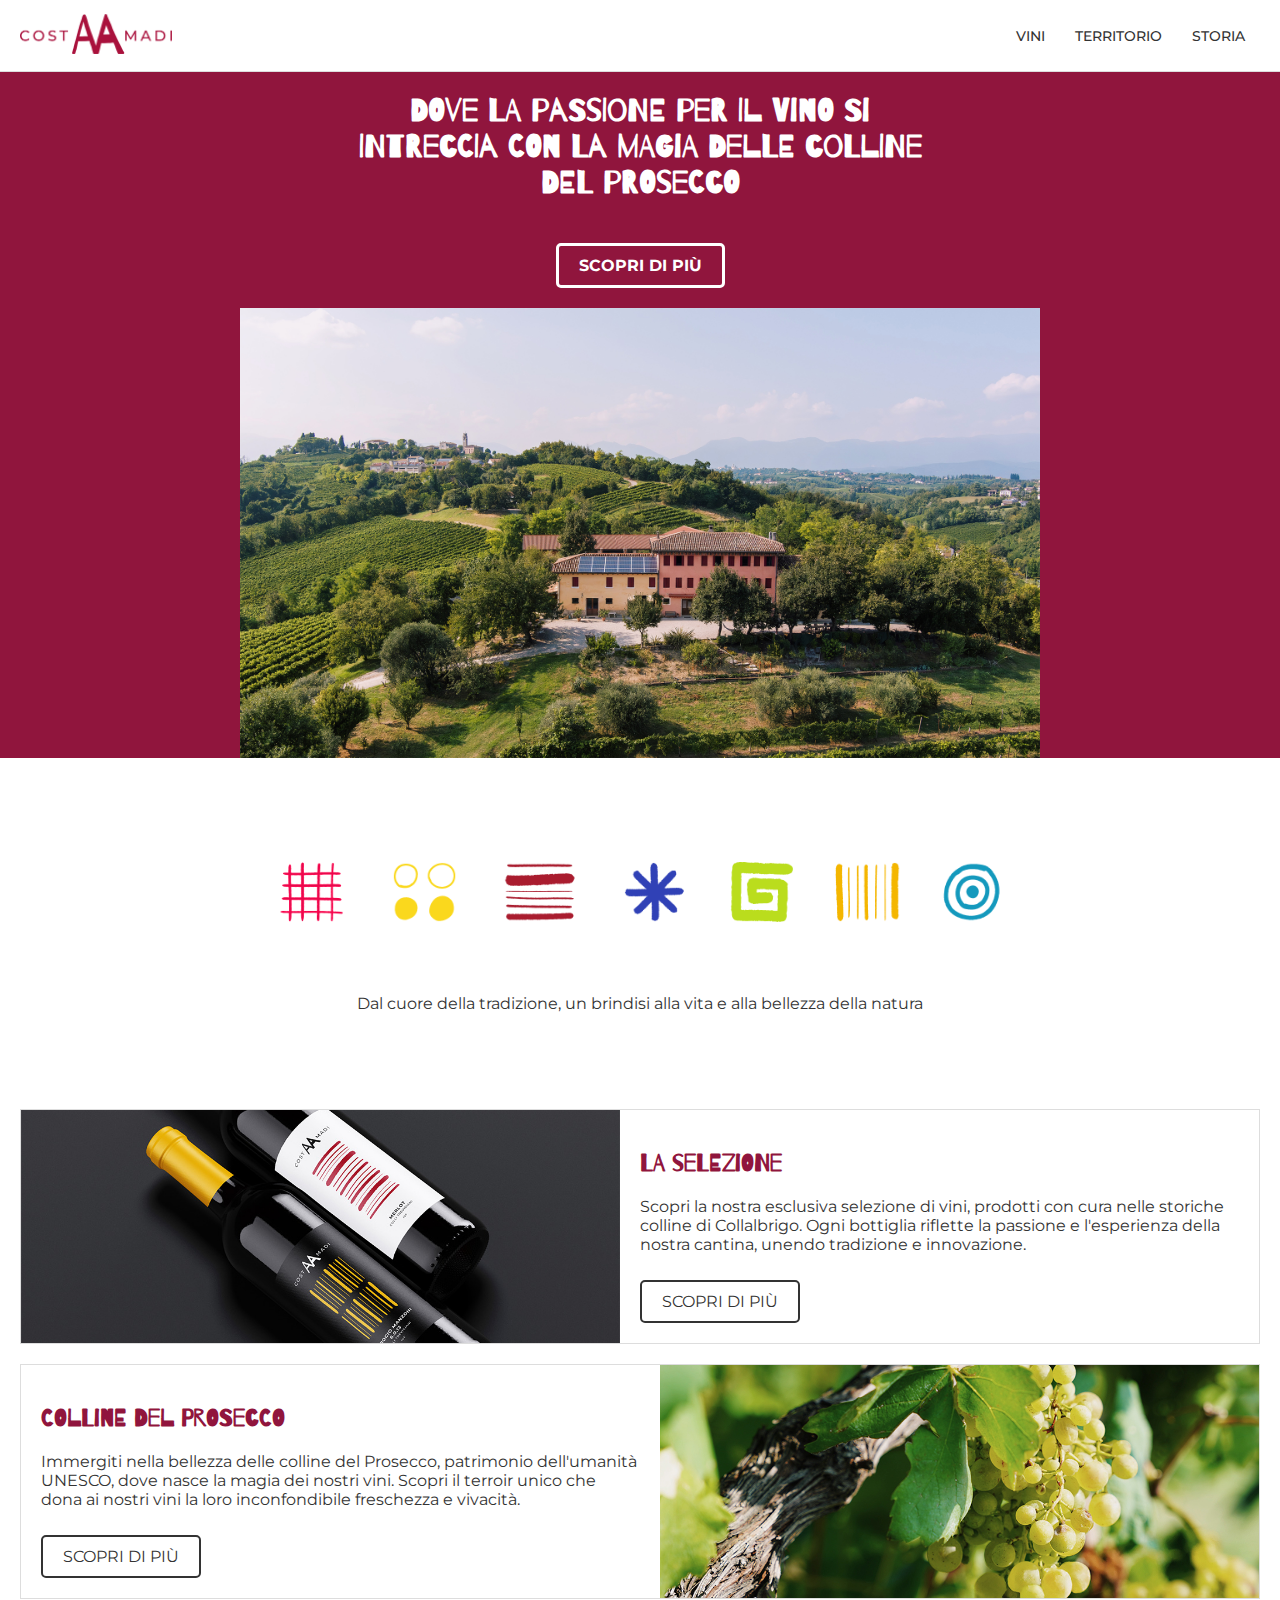
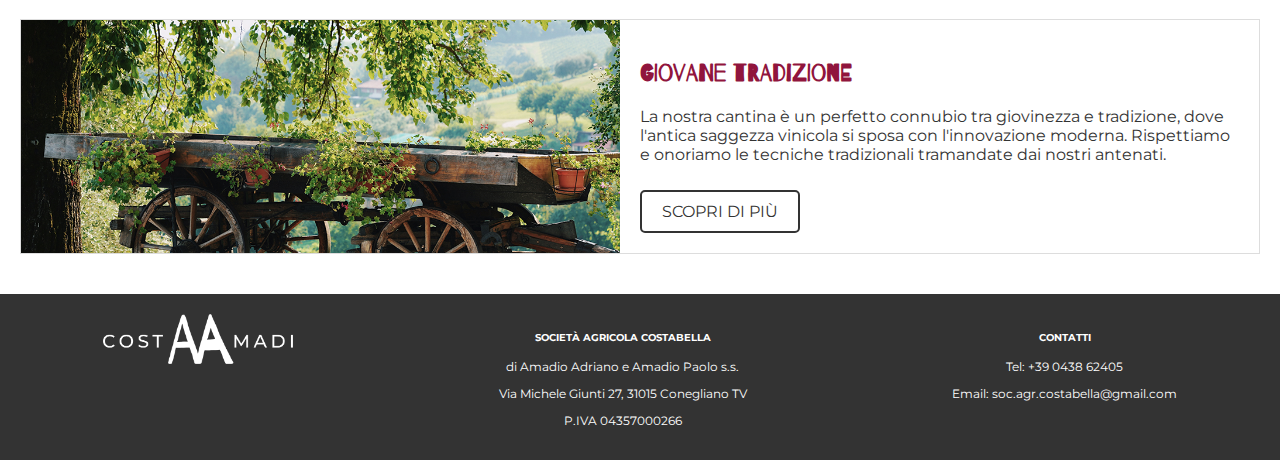
<file: index.html>
<!DOCTYPE html>
<html lang="it">

<head>
	<meta charset="UTF-8">
	<meta http-equiv="Content-Type" content="text/html; charset=UTF-8">
	<meta http-equiv="content-language" content="it">
	<meta name="viewport" content="width=device-width, initial-scale=1.0">
	<meta name="author" content="xxx" />
	<meta name="description"
		  content="Costaamadi - Dove la passione per il vino si intreccia con la magia delle colline del prosecco" />
	<meta property="og:title" content="Costaamadi" />
	<meta property="og:image" content="images/preview.png" />
	<title>Costamadi</title>

	<link rel="apple-touch-icon" sizes="180x180" href="icon/apple-touch-icon.png">
	<link rel="icon" type="image/png" sizes="32x32" href="icon/favicon-32x32.png">
	<link rel="icon" type="image/png" sizes="16x16" href="icon/favicon-16x16.png">
	<link rel="manifest" href="icon/site.webmanifest">
	<link rel="mask-icon" href="icon/safari-pinned-tab.svg" color="#5bbad5">
	<meta name="apple-mobile-web-app-title" content="CostAAmadi">
	<meta name="application-name" content="CostAAmadi">
	<meta name="msapplication-TileColor" content="#ffffff">
	<meta name="theme-color" content="#ffffff">
	<link rel="stylesheet" href="css_sito.css">
</head>

<body>

<!-- Navbar -->
<nav class="navbar">
	<div class="navbar-container">
		<a class="navbar-brand" href="#"><img src="images/logo.originale.png" alt="Logo"></a>
		<button class="navbar-toggler" aria-label="Toggle navigation">
			<span class="navbar-toggler-icon">&#9776;</span>
		</button>
		<ul class="navbar-nav">
			<li class="nav-item"><a class="nav-link" href="vini.html">Vini</a></li>
			<li class="nav-item"><a class="nav-link" href="territorio.html">Territorio</a></li>
			<li class="nav-item"><a class="nav-link" href="storia.html">Storia</a></li>
		</ul>
	</div>
</nav>

<!-- Hero Section -->
<section class="hero-section">
	<div class="hero-content">
		<h1>DOVE LA PASSIONE PER IL VINO SI INTRECCIA CON LA MAGIA DELLE COLLINE DEL PROSECCO</h1>
		<a href="territorio.html" class="btn">SCOPRI DI PIÙ</a>
	</div>
	<img src="images/home-page/home.page.casa.jpg" alt="Collina" class="hero-image">
</section>

<!-- Info Section -->
<section class="info-section">
	<img src="images/simboli.png" alt="Icons" class="info-image">
	<p>Dal cuore della tradizione, un brindisi alla vita e alla bellezza della natura</p>
</section>

<!-- Content Section -->
<section class="content-section">
	<div class="content-block">
		<div class="content-image" style="background-image: url('images/home-page/home.page.bottiglie.jpg');"></div>
		<div class="content-text">
			<h2>LA SELEZIONE</h2>
			<p>Scopri la nostra esclusiva selezione di vini, prodotti con cura nelle storiche colline di Collalbrigo. Ogni bottiglia riflette la passione e l'esperienza della nostra cantina, unendo tradizione e innovazione.</p>
			<a href="vini.html" class="btn-outline">SCOPRI DI PIÙ</a>
		</div>
	</div>

	<div class="content-block reverse">
		<div class="content-image" style="background-image: url('images/home-page/home.page.uva.jpg');"></div>
		<div class="content-text">
			<h2>COLLINE DEL PROSECCO</h2>
			<p>Immergiti nella bellezza delle colline del Prosecco, patrimonio dell'umanità UNESCO, dove nasce la magia dei nostri vini. Scopri il terroir unico che dona ai nostri vini la loro inconfondibile freschezza e vivacità.</p>
			<a href="territorio.html" class="btn-outline">SCOPRI DI PIÙ</a>
		</div>
	</div>

	<div class="content-block">
		<div class="content-image" style="background-image: url('images/home-page/home.page.carretto.jpg');"></div>
		<div class="content-text">
			<h2>GIOVANE TRADIZIONE</h2>
			<p>La nostra cantina è un perfetto connubio tra giovinezza e tradizione, dove l'antica saggezza vinicola si sposa con l'innovazione moderna. Rispettiamo e onoriamo le tecniche tradizionali tramandate dai nostri antenati.</p>
			<a href="storia.html" class="btn-outline">SCOPRI DI PIÙ</a>
		</div>
	</div>
</section>

<!-- Footer -->
<footer class="footer">
	<div class="footer-container">
		<div class="footer-logo">
			<a href="index.html"><img src="images/logo.bianco.png" alt="Logo"></a>
		</div>
		<div class="footer-info">
			<h5>SOCIETÀ AGRICOLA COSTABELLA</h5>
			<p>di Amadio Adriano e Amadio Paolo s.s.</p>
			<p>Via Michele Giunti 27, 31015 Conegliano TV</p>
			<p>P.IVA 04357000266</p>
		</div>
		<div class="footer-contact">
			<h5>CONTATTI</h5>
			<p>Tel: +39 0438 62405</p>
			<p>Email: <a href="mailto:soc.agr.costabella@gmail.com">soc.agr.costabella@gmail.com</a></p>
		</div>
	</div>
</footer>

<script src="script_animation.js"></script>
</body>

</html>
</file>
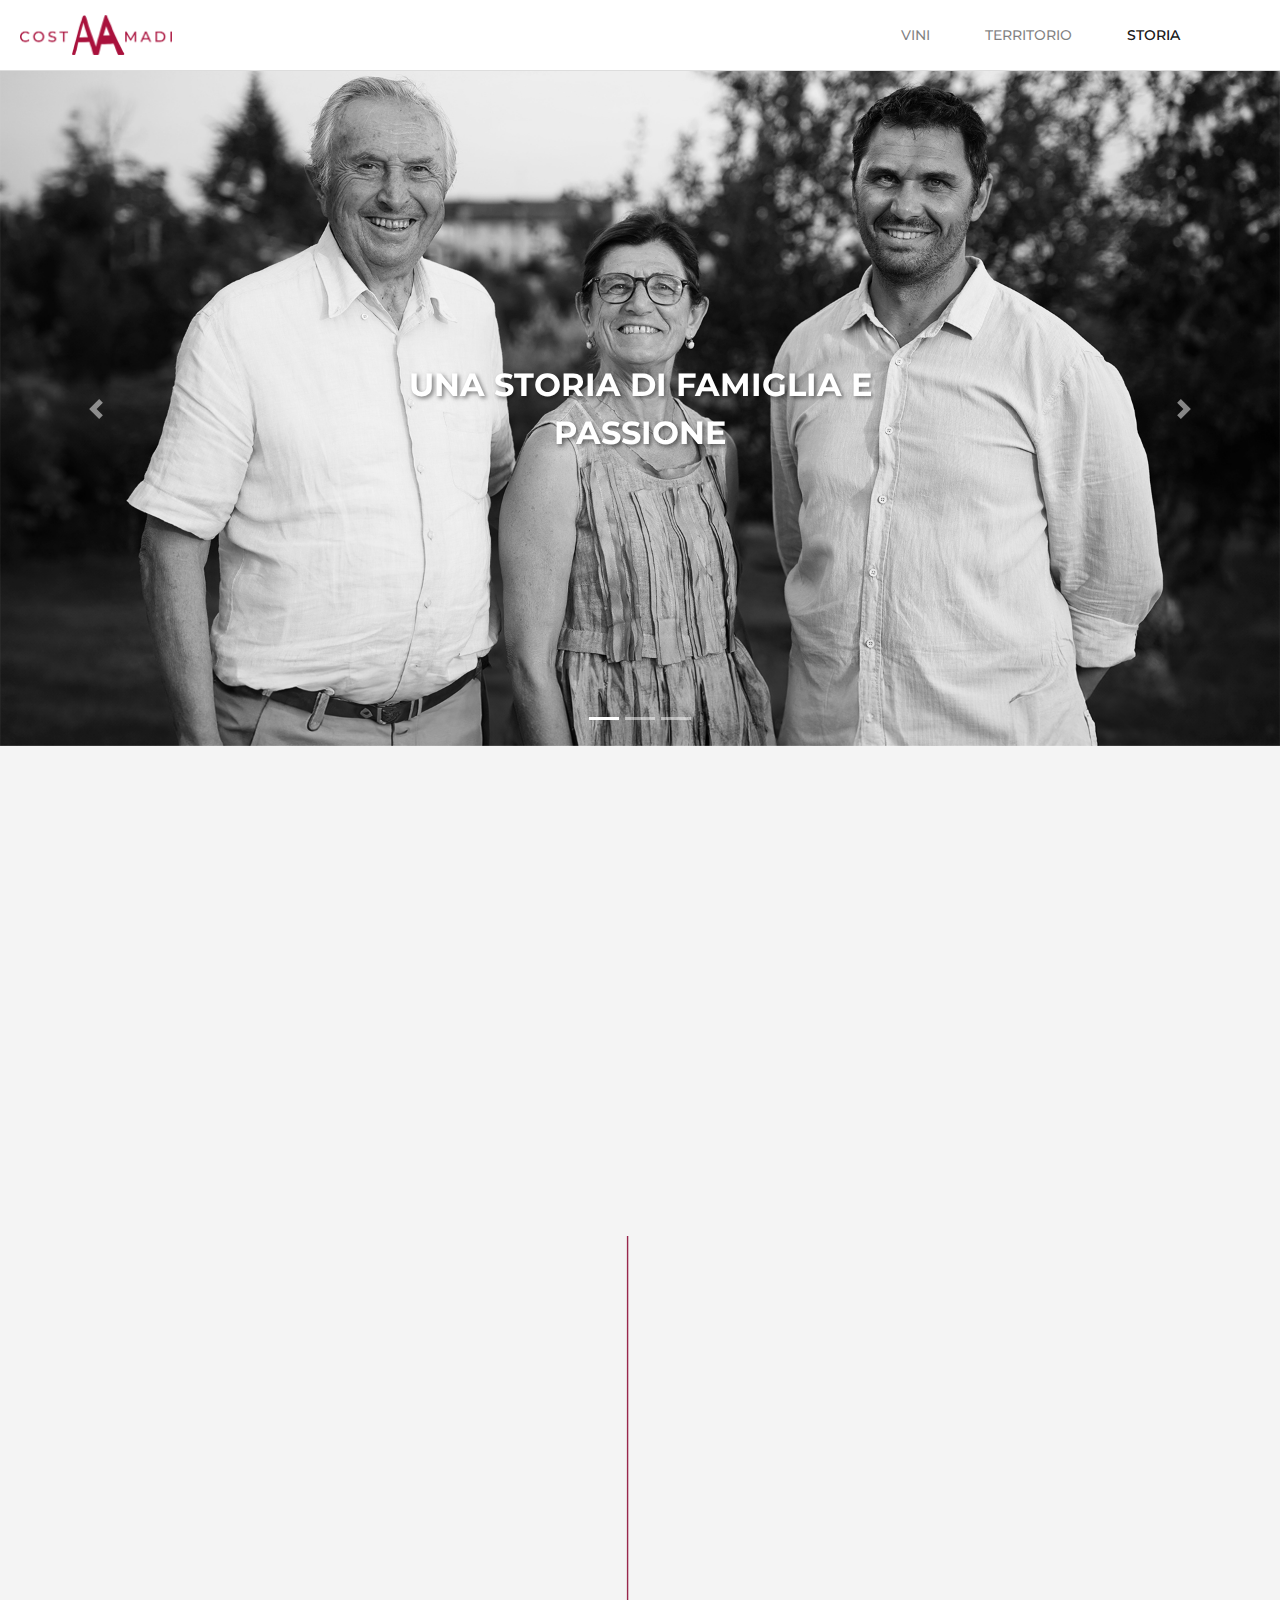
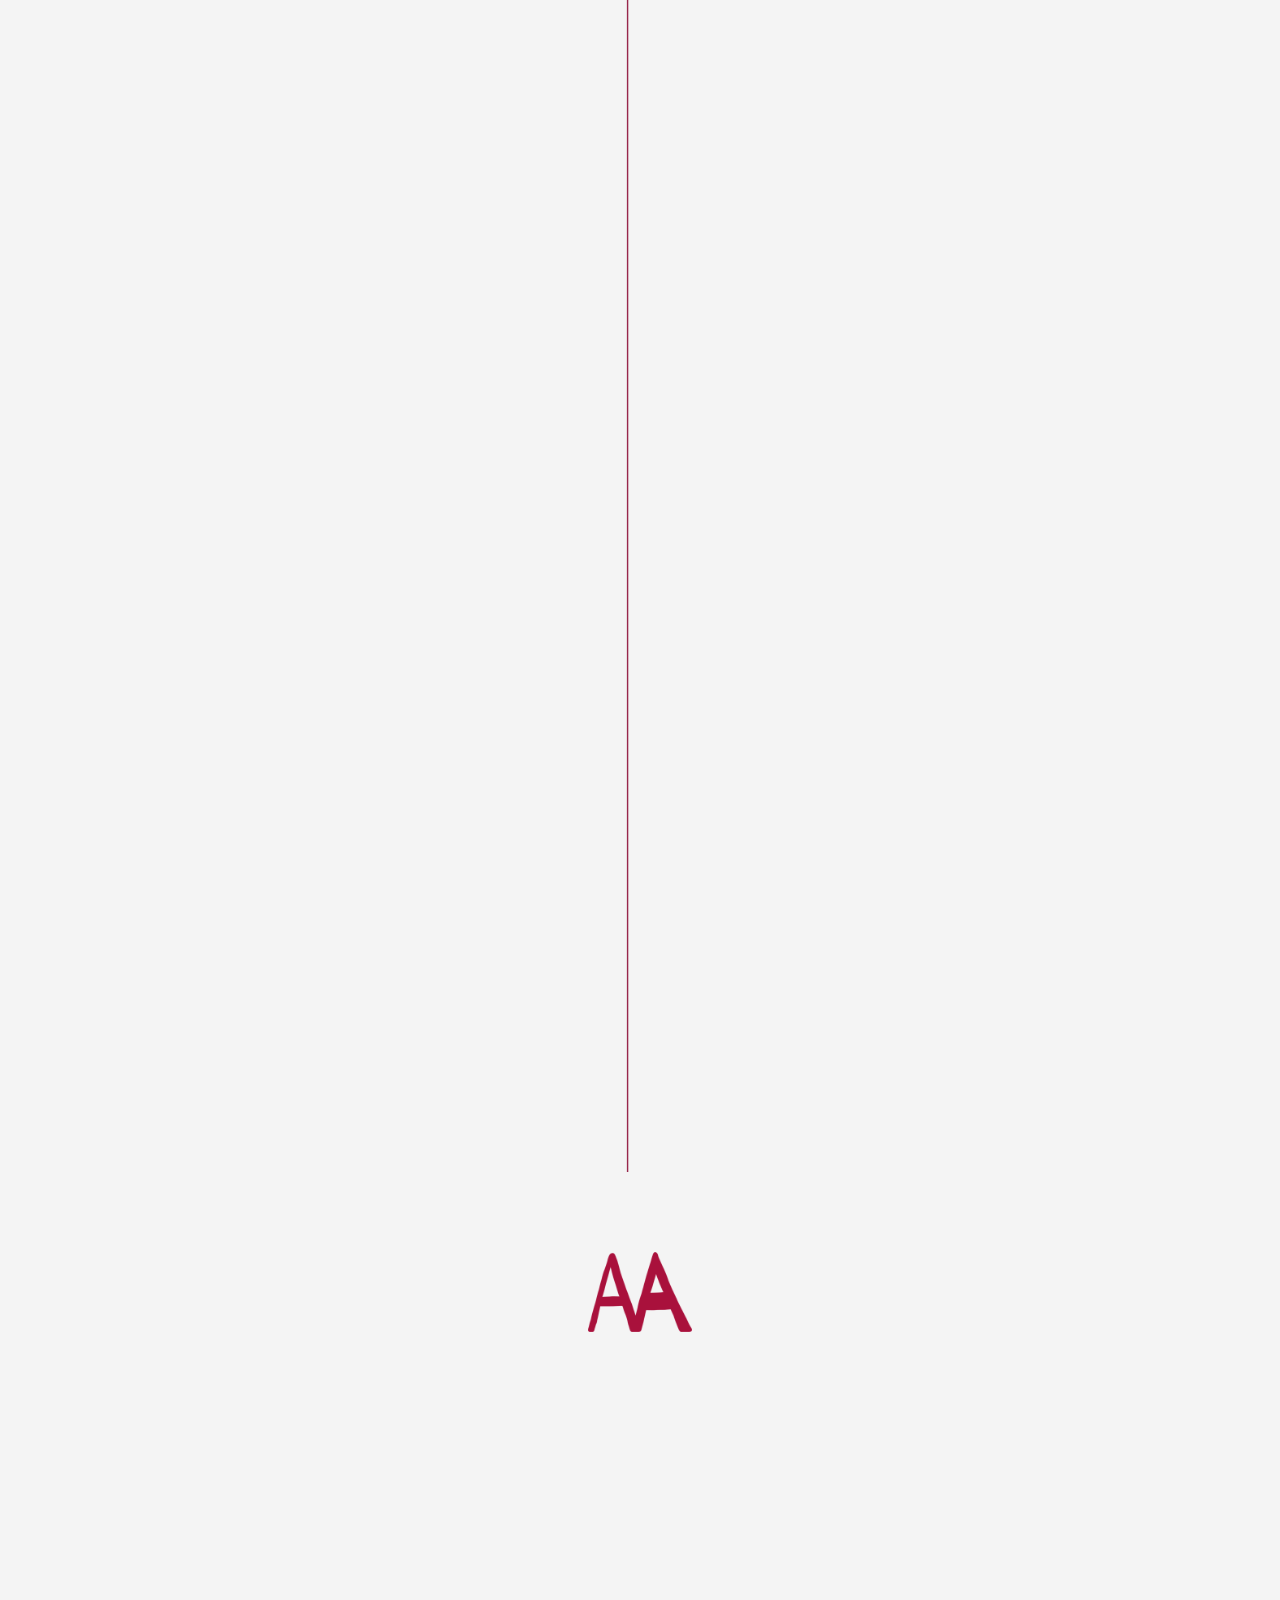
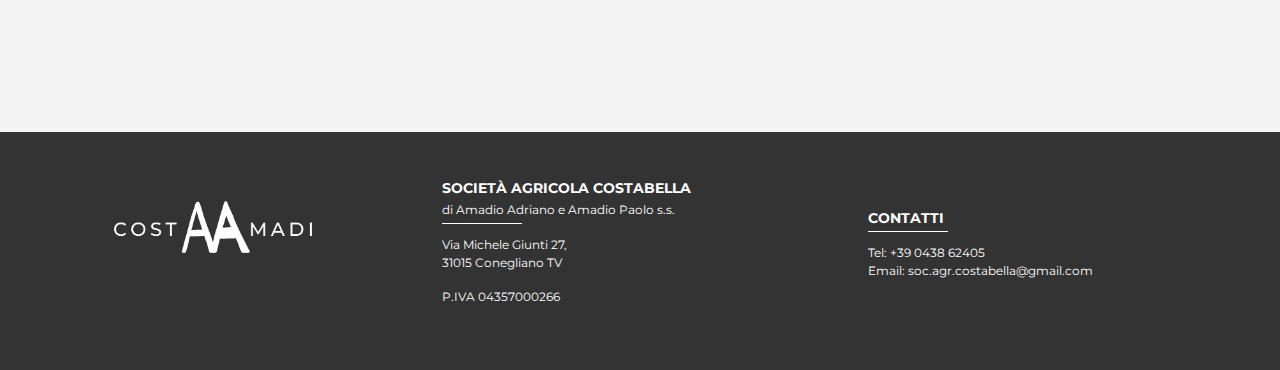
<file: storia.html>
<!DOCTYPE html>
<html lang="it">

<head>
	<meta charset="UTF-8">
	<meta http-equiv="Content-Type" content="text/html; charset=UTF-8">
	<meta http-equiv="content-language" content="it">
	<meta name="viewport"
		content="width=device-width, user-scalable=no, minimum-scale=1.0, maximum-scale=1.0, shrink-to-fit=no">
	<meta name="author" content="xxx" />
	<meta name="description"
		content="Costaamadi - Dove la passione per il vino si intreccia con la magia delle colline del prosecco" />
	<meta property="og:title" content="Costaamadi" />
	<meta property="og:image" content="images/preview.png" />
	<title>Costamadi - Storia</title>

	<link rel="apple-touch-icon" sizes="180x180" href="icon/apple-touch-icon.png">
	<link rel="icon" type="image/png" sizes="32x32" href="icon/favicon-32x32.png">
	<link rel="icon" type="image/png" sizes="16x16" href="icon/favicon-16x16.png">
	<link rel="manifest" href="icon/site.webmanifest">
	<link rel="mask-icon" href="icon/safari-pinned-tab.svg" color="#5bbad5">
	<meta name="apple-mobile-web-app-title" content="CostAAmadi">
	<meta name="application-name" content="CostAAmadi">
	<meta name="msapplication-TileColor" content="#ffffff">
	<meta name="theme-color" content="#ffffff">
	<script src="libs\jquery.js"></script>
	<script src="libs\bootstrap.min.js"></script>
	<link rel="stylesheet" href="libs\bootstrap.min.css">
	<link rel="stylesheet" href="css_sito.css">
</head>

<body class="bg-grey">

	<!-- Navbar -->
	<nav class="navbar navbar-expand-lg navbar-light" style="background-color: #fff;">
		<a class="navbar-brand" href="index.html"><img src="images/logo.originale.png" alt="Logo"></a>
		<button class="navbar-toggler" type="button" data-toggle="collapse" data-target="#navbarNav"
			aria-controls="navbarNav" aria-expanded="false" aria-label="Toggle navigation">
			<span class="navbar-toggler-icon"></span>
		</button>
		<div class="collapse navbar-collapse" id="navbarNav">
			<ul class="navbar-nav ml-auto  mr-5">
				<li class="nav-item text-uppercase mr-4"><a class="nav-link" href="vini.html">Vini</a></li>
				<li class="nav-item text-uppercase mr-4"><a class="nav-link" href="territorio.html">Territorio</a></li>
				<li class="nav-item text-uppercase mr-4"><a class="nav-link active" href="storia.html">Storia</a></li>
			</ul>
		</div>
	</nav>



	<!-- Carousel -->
	<div id="carouselExampleIndicators" class="carousel slide" data-ride="carousel">
		<!-- Indicators -->
		<ol class="carousel-indicators">
			<li data-target="#carouselExampleIndicators" data-slide-to="0" class="active"></li>
			<li data-target="#carouselExampleIndicators" data-slide-to="1"></li>
			<li data-target="#carouselExampleIndicators" data-slide-to="2"></li>
		</ol>

		<!-- Carousel items -->
		<div class="carousel-inner">
			<p class="title">UNA STORIA DI FAMIGLIA E PASSIONE</p>
			<div class="carousel-item active">
				<img class="d-block w-100" src="images/storia/storia.1.jpg" alt="First slide">

			</div>
			<div class="carousel-item">
				<img class="d-block w-100" src="images/storia/storia.2.JPG" alt="Second slide">

			</div>
			<div class="carousel-item">
				<img class="d-block w-100" src="images/storia/storia.3.JPG" alt="Third slide">

			</div>
		</div>

		<!-- Controls -->
		<a class="carousel-control-prev" href="#carouselExampleIndicators" role="button" data-slide="prev">
			<span class="carousel-control-prev-icon" aria-hidden="true"></span> <span class="sr-only">Previous</span>
		</a>
		<a class="carousel-control-next" href="#carouselExampleIndicators" role="button" data-slide="next">
			<span class="carousel-control-next-icon" aria-hidden="true"></span> <span class="sr-only">Next</span> </a>
	</div>


	<div class="row m-4 pt-5 ">
		<div class="col-md-12  m-5 text-center m-auto animation fadeIn">
			<div class="row mx-auto col-8 flex-column">

				<h2 class="text-center section-title mx-auto ">LA NOSTRA STORIA</h2>
				<p class="text-center section-subtitle mx-auto  ">Dove la passione per il vino si tramanda in ogni
					generazione</p>
			</div>
			<div class="row mx-auto col-8 col-md-5">

				<div class="year text-center my-5"><img class="d-block " src="images/1987.png" alt="1987"></div>
			</div>
		</div>
	</div>


	<!-- Content Section -->
	<section class="content-section pb-0">
		<div class="container-fluid linear-background py-3 ">


			<div class="row my-4">

				
				<div class="col-md-6  m-3 animation fadein_left mx-auto pl-md-0 pr-md-5">
					<img class="img-fluid  " src="images/storia/storia.azienda.bn.jpg" alt="Foto">
				</div>

				<div class="descrizione my-5 my-md-0 col-md-6 m-md-auto px-5 animation fadein_right text-left animate ">
					<p class="mx-auto">La storia della Società Agricola Costabella inizia nel 1987 quando Adriano
						Amadio, figlio di agricoltori con una naturale predisposizione e passione per la vita di
						campagna, acquista la tenuta di Collalbrigo.</p>
					<p class="mx-auto">Nei 5 anni successivi lavora per riportare al loro antico splendore i terreni e
						la casa padronale sulla sommità della collina, che tutt'oggi ospita la sua famiglia e la
						cantina.</p>
				</div>
			</div>
			<div class="row my-4 justify-content-center flex-column-reverse flex-md-row">
				<div
					class="descrizione my-5 my-md-0 col-md-6 m-md-auto col-md-6 px-5  text-right  animation fadein_left">
					<p class="mx-auto">Adriano, come il figlio Paolo che insieme a lui gestisce l'azienda, ha
						frequentato la prestigiosa Scuola Enologica di Conegliano, percorso formativo che gli ha
						permesso di sviluppare una visione tecnica e imprenditoriale del mondo enologico.</p>
					<p class="mx-auto">Un passo alla volta, con duro lavoro e passione l'azienda è cresciuta fino ad
						arrivare a comprendere 20 ettari di vigneti, 16 dei quali collocati nel territorio UNESCO delle
						Colline del Prosecco di Conegliano Valdobbiadene.</p>
				</div>
				<div class="col-md-6 p-4 pl-md-0 pr-md-5  animation fadein_right  ">
					<div class="row align-items-center ">
						<div class="col-md-5  col-6">
							<img class="img-fluid mb-4 mr-5" src="images/storia/storia.adriano.jpg" alt="Foto">
						</div>
						<div class="col-6 col-md-7 pr-md-0 mr-md-0">
							<img class="img-fluid  " src="images/storia/storia.bambino.jpg" alt="Foto">

						</div>
					</div>
				</div>
			</div>
			<div class="row my-4">
				<div class="col-md-6 pl-md-0 pr-md-5 animation fadein_left  ">
					<img class="img-fluid  " src="images/storia/storia.azienda.colori.jpg" alt="Foto">
				</div>
				<div
					class="descrizione my-5 my-md-0 col-md-6 m-md-auto col-md-6 m-4 m-md-auto text-left animation fadein_right animate">
					<p class="mx-auto">Lo spirito con cui Adriano e Paolo hanno deciso di portare avanti l'azienda
						comprende un rigoroso rispetto verso il territorio in cui si trovano i vigneti, mantenendo un
						giusto equilibrio tra la viticoltura e l'ambiente naturale.</p>
				</div>
			</div>
			<div class="row  my-4   justify-content-center flex-column-reverse flex-md-row">
				<div
					class="descrizione my-5 my-md-0 col-md-6 m-md-auto col-md-6 px-5 text-right animation fadein_left animate">
					<p class="mx-auto">La famiglia Amadio è consapevole del paesaggio culturale unico in cui coltiva i
						propri vigneti e si impegna a trasmettere i profumi e i sapori naturali e sinceri delle colline
						del Prosecco.</p>
				</div>
				<div class="col-md-6 p-4 pl-md-0 pr-md-5 animation fadein_right">
					<div class="row align-items-center">
						<div class="col-6 col-md-5  ">
							<img class="img-fluid  mr-md-5" src="images/storia/storia.adriano.bn.jpg" alt="Foto">
						</div>
						<div class=" col-6 col-md-7 pr-md-0 mr-md-0">
							<img class="img-fluid  " src="images/storia/storia.azienda.ora.jpg" alt="Foto">

						</div>
					</div>
				</div>
			</div>

		</div>
	</section>

	<!-- Team Section -->
	<section class="team-section text-center my-5 ">
		<div class="container-fluid">
			<img src="images/AA.png" alt="AA Logo">
			<div class="row mt-4 foto-section ">
				<div class="col-md-4 animation fadeInBlock " style="transition-delay: .1s">
					<img class="rounded-circle" src="images/storia/adriano.png" alt="Adriano">
					<h5>ADRIANO</h5>
				</div>
				<div class="col-md-4  animation fadeInBlock" style="transition-delay: .2s">
					<!-- <img class="rounded-circle" src="images/storia/paolo-foto.jpg" alt="Paolo"> -->
					<img class="rounded-circle" src="images/storia/paolo.png" alt="Paolo">

					<h5>PAOLO</h5>
				</div>
				<div class="col-md-4 animation fadeInBlock " style="transition-delay: .3s">
					<!-- <img class="rounded-circle" src="images/storia/daniela-foto.jpg" alt="Daniela"> -->
					<img class="rounded-circle" src="images/storia/daniela.png" alt="Daniela">

					<h5>DANIELA</h5>
				</div>
			</div>
		</div>
	</section>

	<!-- Footer -->
	<footer class="footer py-5 pb-3">
		<div class="container-fluid ">
			<div class="row align-items-center">
				<div class="col-md-4 pb-5 col-sm-12 text-center">
					<a class="logo" href="index.html"><img src="images/logo.bianco.png" alt="Logo"></a>
				</div>

				<div class="col-md-4 col-sm-6 ">
					<h5 class="mb-0 pb-0 titoletto">SOCIETÀ AGRICOLA COSTABELLA</h5>
					<p class="my-1 py-0">di Amadio Adriano e Amadio Paolo s.s.</p>
					<div class="underline"></div>
					<p>Via Michele Giunti 27, <br> 31015 Conegliano TV </p>
					<p>P.IVA 04357000266</p>
				</div>
				<div class="col-md-4 col-sm-6  ">
					<h5 class="titoletto my-1 py-0">CONTATTI</h5>
					<div class="underline"></div>
					<p>Tel: +39 0438 62405 <br> Email:
						<a href="mailto:soc.agr.costabella@gmail.com">soc.agr.costabella@gmail.com</a>
					</p>
				</div>
			</div>
		</div>
	</footer>

	<script src="script_animation.js"></script>

</body>

</html>
</file>
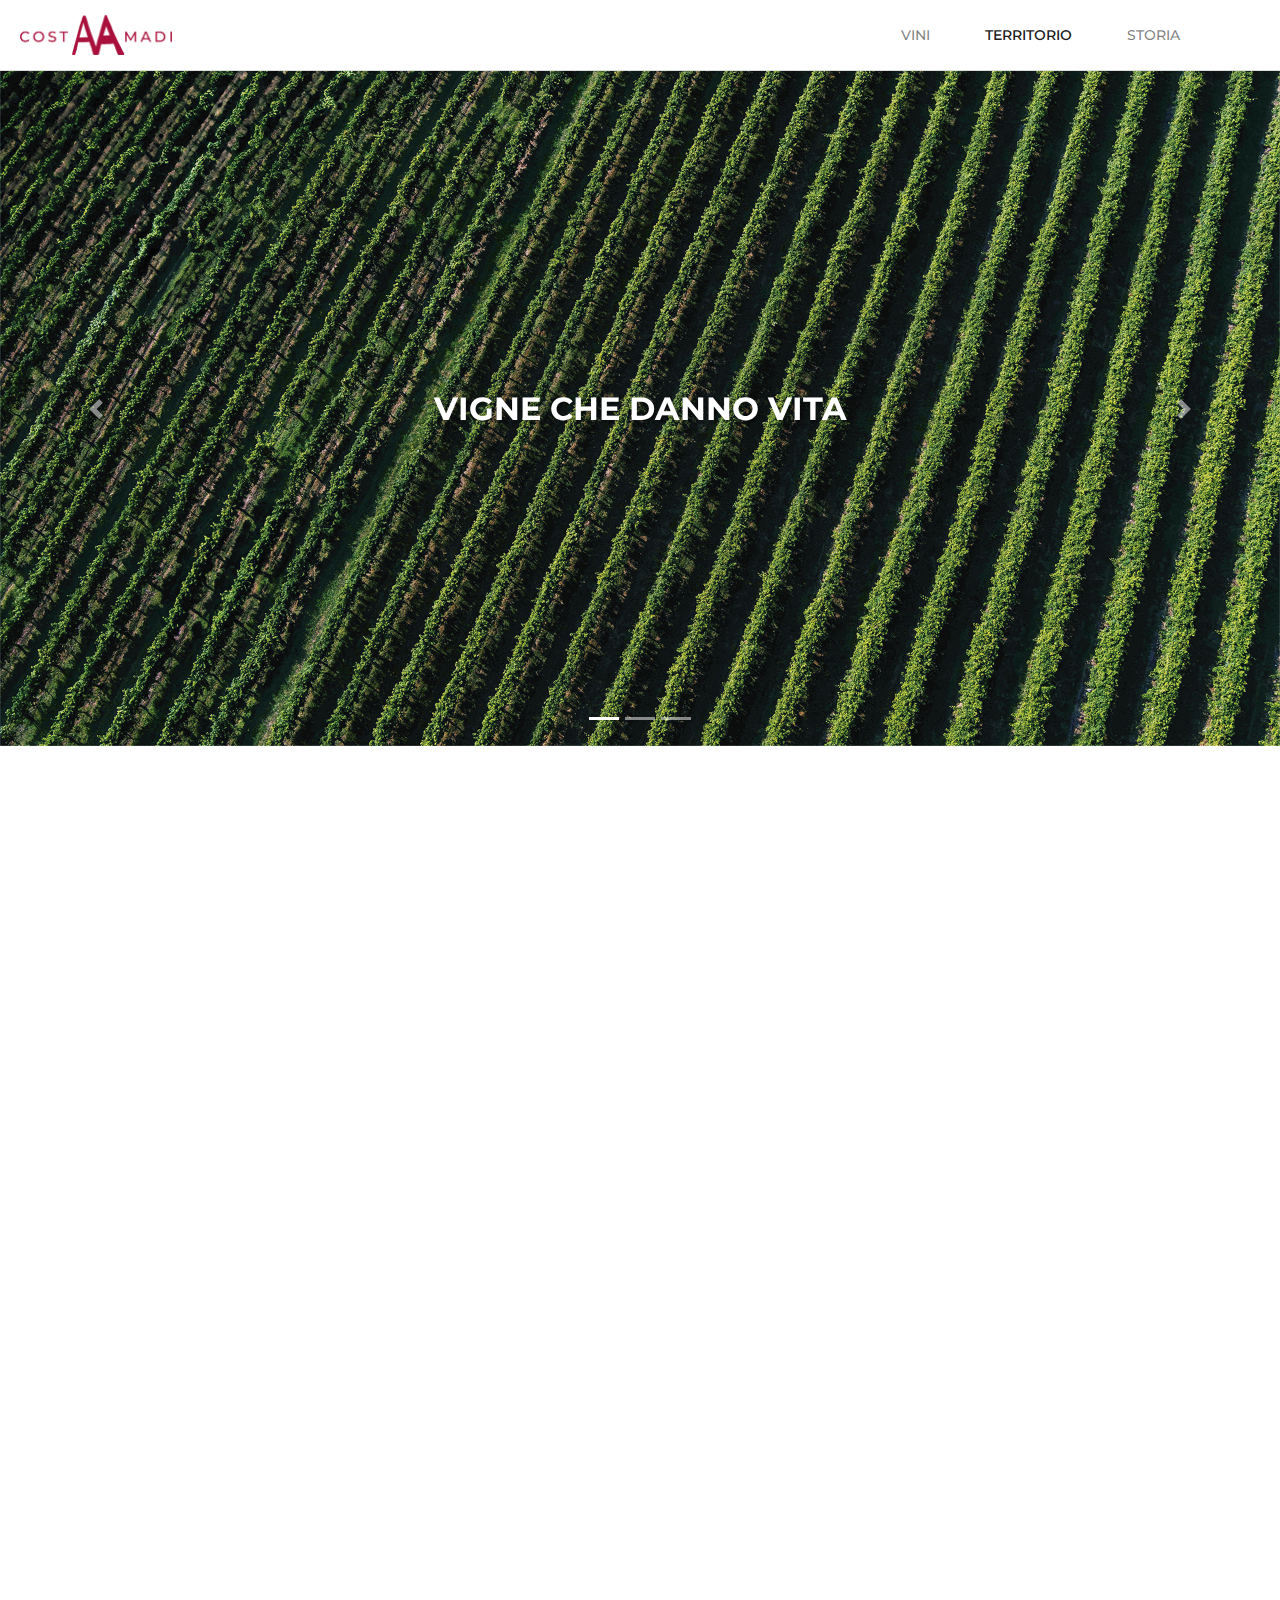
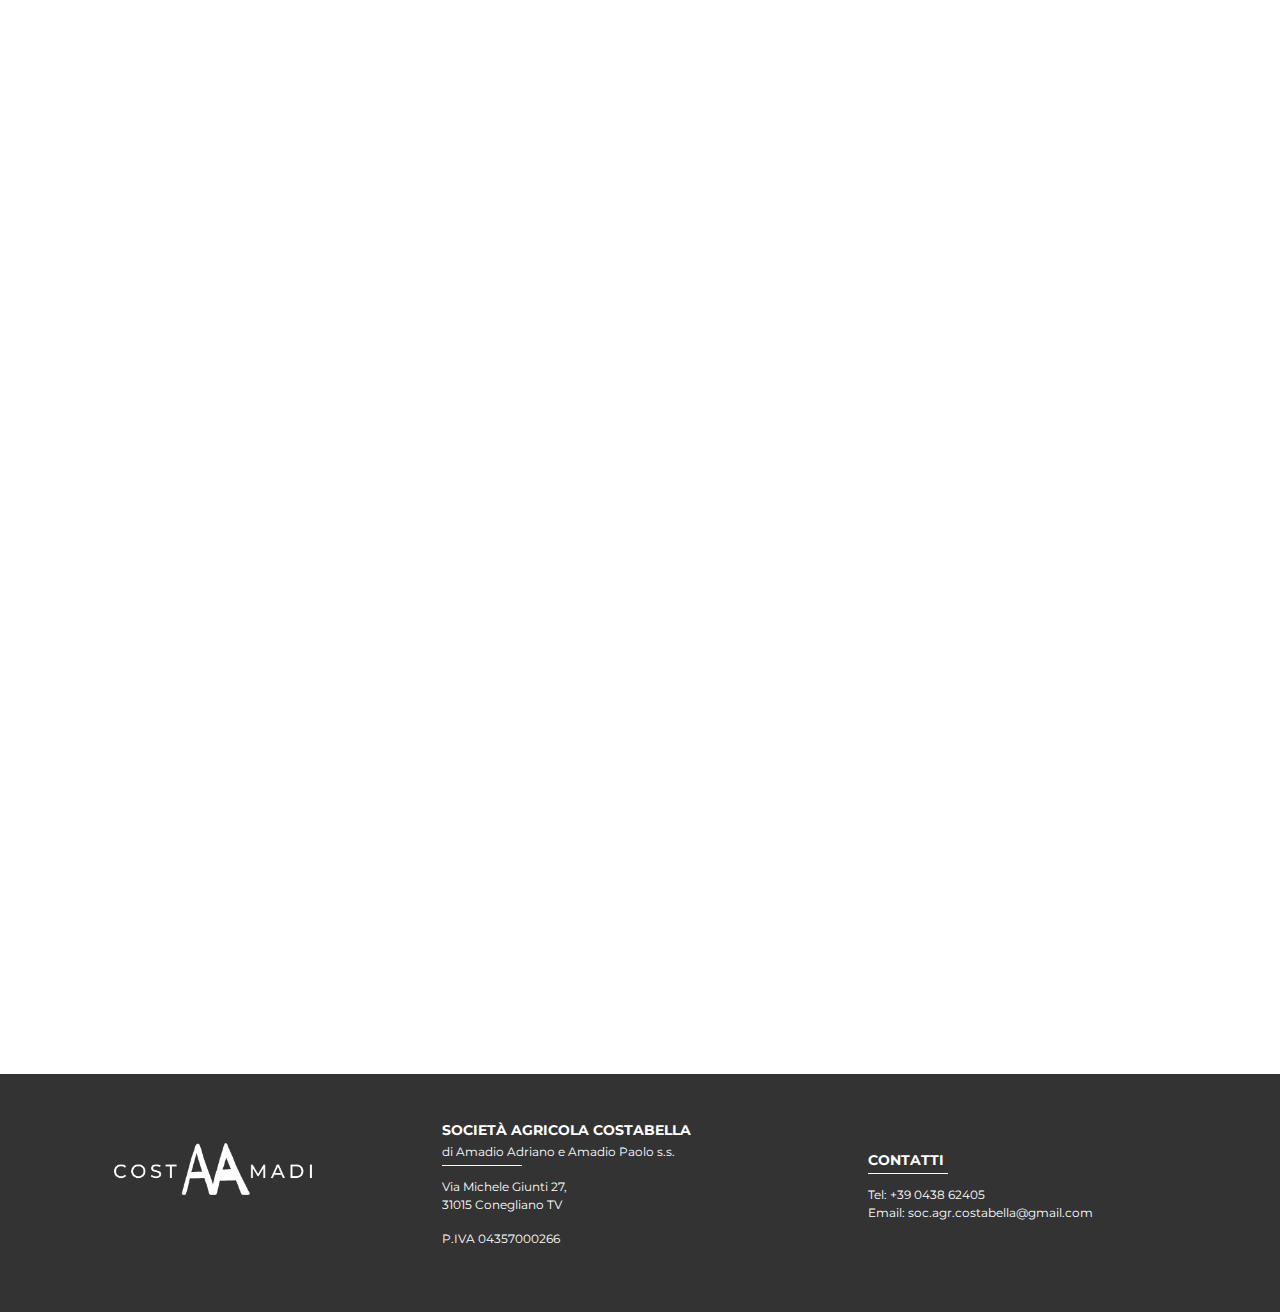
<file: territorio.html>
<!DOCTYPE html>
<html lang="it">

<head>
	<meta charset="UTF-8">
	<meta http-equiv="Content-Type" content="text/html; charset=UTF-8">
	<meta http-equiv="content-language" content="it">
	<meta name="viewport"
		content="width=device-width, user-scalable=no, minimum-scale=1.0, maximum-scale=1.0, shrink-to-fit=no">
	<meta name="author" content="xxx" />
	<meta name="description"
		content="Costaamadi - Dove la passione per il vino si intreccia con la magia delle colline del prosecco" />
	<meta property="og:title" content="Costaamadi" />
	<meta property="og:image" content="images/preview.png" />
	<title>Costamadi - Colline del Prosecco</title>

	<link rel="apple-touch-icon" sizes="180x180" href="icon/apple-touch-icon.png">
	<link rel="icon" type="image/png" sizes="32x32" href="icon/favicon-32x32.png">
	<link rel="icon" type="image/png" sizes="16x16" href="icon/favicon-16x16.png">
	<link rel="manifest" href="icon/site.webmanifest">
	<link rel="mask-icon" href="icon/safari-pinned-tab.svg" color="#5bbad5">
	<meta name="apple-mobile-web-app-title" content="CostAAmadi">
	<meta name="application-name" content="CostAAmadi">
	<meta name="msapplication-TileColor" content="#ffffff">
	<meta name="theme-color" content="#ffffff">
	<script src="libs\jquery.js"></script>
	<script src="libs\bootstrap.min.js"></script>
	<link rel="stylesheet" href="libs\bootstrap.min.css">
	<link rel="stylesheet" href="css_sito.css">
</head>

<body>
	<!-- Navbar -->
	<nav class="navbar navbar-expand-lg navbar-light bg-white">
		<a class="navbar-brand" href="index.html"><img src="images/logo.originale.png" alt="Logo"></a>
		<button class="navbar-toggler" type="button" data-toggle="collapse" data-target="#navbarNav"
			aria-controls="navbarNav" aria-expanded="false" aria-label="Toggle navigation">
			<span class="navbar-toggler-icon"></span>
		</button>
		<div class="collapse navbar-collapse" id="navbarNav">
			<ul class="navbar-nav ml-auto  mr-5">
				<li class="nav-item text-uppercase mr-4"><a class="nav-link" href="vini.html">Vini</a></li>
				<li class="nav-item text-uppercase mr-4"><a class="nav-link active"
						href="territorio.html">Territorio</a></li>
				<li class="nav-item text-uppercase mr-4"><a class="nav-link" href="storia.html">Storia</a></li>
			</ul>
		</div>
	</nav>


	<!-- Carousel -->
	<div id="carouselExampleIndicators" class="carousel slide" data-ride="carousel">
		<!-- Indicators -->
		<ol class="carousel-indicators">
			<li data-target="#carouselExampleIndicators" data-slide-to="0" class="active"></li>
			<li data-target="#carouselExampleIndicators" data-slide-to="1"></li>
			<li data-target="#carouselExampleIndicators" data-slide-to="2"></li>
		</ol>

		<!-- Carousel items -->
		<div class="carousel-inner">
			<p class="title">VIGNE CHE DANNO VITA</p>
			<div class="carousel-item active">
				<img class="d-block w-100" src="images/territorio/territorio.1.jpg" alt="First slide">

			</div>
			<div class="carousel-item">
				<img class="d-block w-100" src="images/territorio/territorio.2.jpg" alt="Second slide">

			</div>
			<div class="carousel-item">
				<img class="d-block w-100" src="images/territorio/territorio.3.jpg" alt="Third slide">

			</div>
		</div>

		<!-- Controls -->
		<a class="carousel-control-prev" href="#carouselExampleIndicators" role="button" data-slide="prev">
			<span class="carousel-control-prev-icon" aria-hidden="true"></span> <span class="sr-only">Previous</span>
		</a>
		<a class="carousel-control-next" href="#carouselExampleIndicators" role="button" data-slide="next">
			<span class="carousel-control-next-icon" aria-hidden="true"></span> <span class="sr-only">Next</span> </a>
	</div>



	<div class="row m-0 p-5 animation fadeIn bg-grey">
		<div class="container-fluid">
			<h2 class="text-center section-title">COLLINE DEL PROSECCO</h2>
			<p class="text-center section-subtitle">Nelle nostre vigne ogni grappolo è un dono della natura
				coltivato con passione</p>
		</div>
	</div>

	<!-- Content Section -->
	<section class="content-section m-0 p-0">
		<div class="container-fluid ">




			<div class="row  bg-white p-0 animation fadein_right">


				<div class="div-image col-md-5 p-0 m-0 "
					style=" background-image: url(images/territorio/territorio.paragrafo.jpg);">

				</div>
 
				<div class="col-md-7 p-5  ">
					<h2 class="py-3">I VIGNETI COSTAAMADI</h2>
					<p class="py-3">Situata sulla suggestiva collina di Collalbrigo, a Conegliano, la società agricola
						si estende su
						20 ettari di vigne che incarnano l'essenza del nostro territorio. Dei 20 ettari, ben 16 si
						trovano nel prestigioso territorio UNESCO, un'area rinomata per la sua bellezza naturale e per
						la qualità eccezionale delle sue uve.</p>
					<p>Ogni grappolo qui coltivato è il frutto di un'attenta cura e di una tradizione vinicola che si
						tramanda da generazioni, riflettendo la passione e la dedizione che mettiamo in ogni fase della
						produzione.</p>
					<a target="_blank" href="https://maps.app.goo.gl/trznsQTLfNB7TKUL6"
						class="btn btn-outline-secondary btn-sm">VIENI A TROVARCI</a>
				</div>
			</div>

			<div class="row   animation fadeIn bg-grey">
				<div class="col-md-12">
					<img class="map" src="images/mappa.png" alt="Mappa">
				</div>
			</div>
			<!--    -->
			<div class="row   p-0 animation fadein_left  flex-column-reverse flex-md-row">
				<div class="col-md-7 px-5  p-5 p-0 p-sm-3 text-right  ">
					<h2 class="py-3">UN BRINDISI DI RAFFINATEZZA, IL NOSTRO PROSECCO DOCG</h2>
					<p class="py-3">Il Prosecco Conegliano Valdobbiadene DOCG è il gioiello della nostra produzione, un
						vino
						che incarna la perfezione e l'eleganza delle colline del Prosecco UNESCO. Nato da uve
						selezionate e coltivate con amore e dedizione, il nostro Prosecco si distingue per la sua
						freschezza, le bollicine delicate e i sentori fruttati e floreali che evocano la bellezza del
						nostro territorio.</p>
					<p>Ogni sorso racconta la passione e la tradizione che animano Costaamadi, trasportando chi lo
						assapora in un viaggio sensoriale unico.</p>
				</div>

				<div class="div-image col-md-5 p-0 m-0 "
					style=" background-image: url(images/territorio/territorio.vite.jpg);">


				</div>
			</div>
	</section>


	<!-- Footer -->
	<footer class="footer py-5 pb-3">
		<div class="container-fluid ">
			<div class="row align-items-center">
				<div class="col-md-4 pb-5 col-sm-12 text-center">
					<a class="logo" href="index.html"><img src="images/logo.bianco.png" alt="Logo"></a>
				</div>

				<div class="col-md-4 col-sm-6 ">
					<h5 class="mb-0 pb-0 titoletto">SOCIETÀ AGRICOLA COSTABELLA</h5>
					<p class="my-1 py-0">di Amadio Adriano e Amadio Paolo s.s.</p>
					<div class="underline"></div>
					<p>Via Michele Giunti 27, <br> 31015 Conegliano TV </p>
					<p>P.IVA 04357000266</p>
				</div>
				<div class="col-md-4 col-sm-6  ">
					<h5 class="titoletto my-1 py-0">CONTATTI</h5>
					<div class="underline"></div>
					<p>Tel: +39 0438 62405 <br> Email:
						<a href="mailto:soc.agr.costabella@gmail.com">soc.agr.costabella@gmail.com</a>
					</p>
				</div>
			</div>
		</div>
	</footer>

	<script src="script_animation.js"></script>

</body>

</html>
</file>
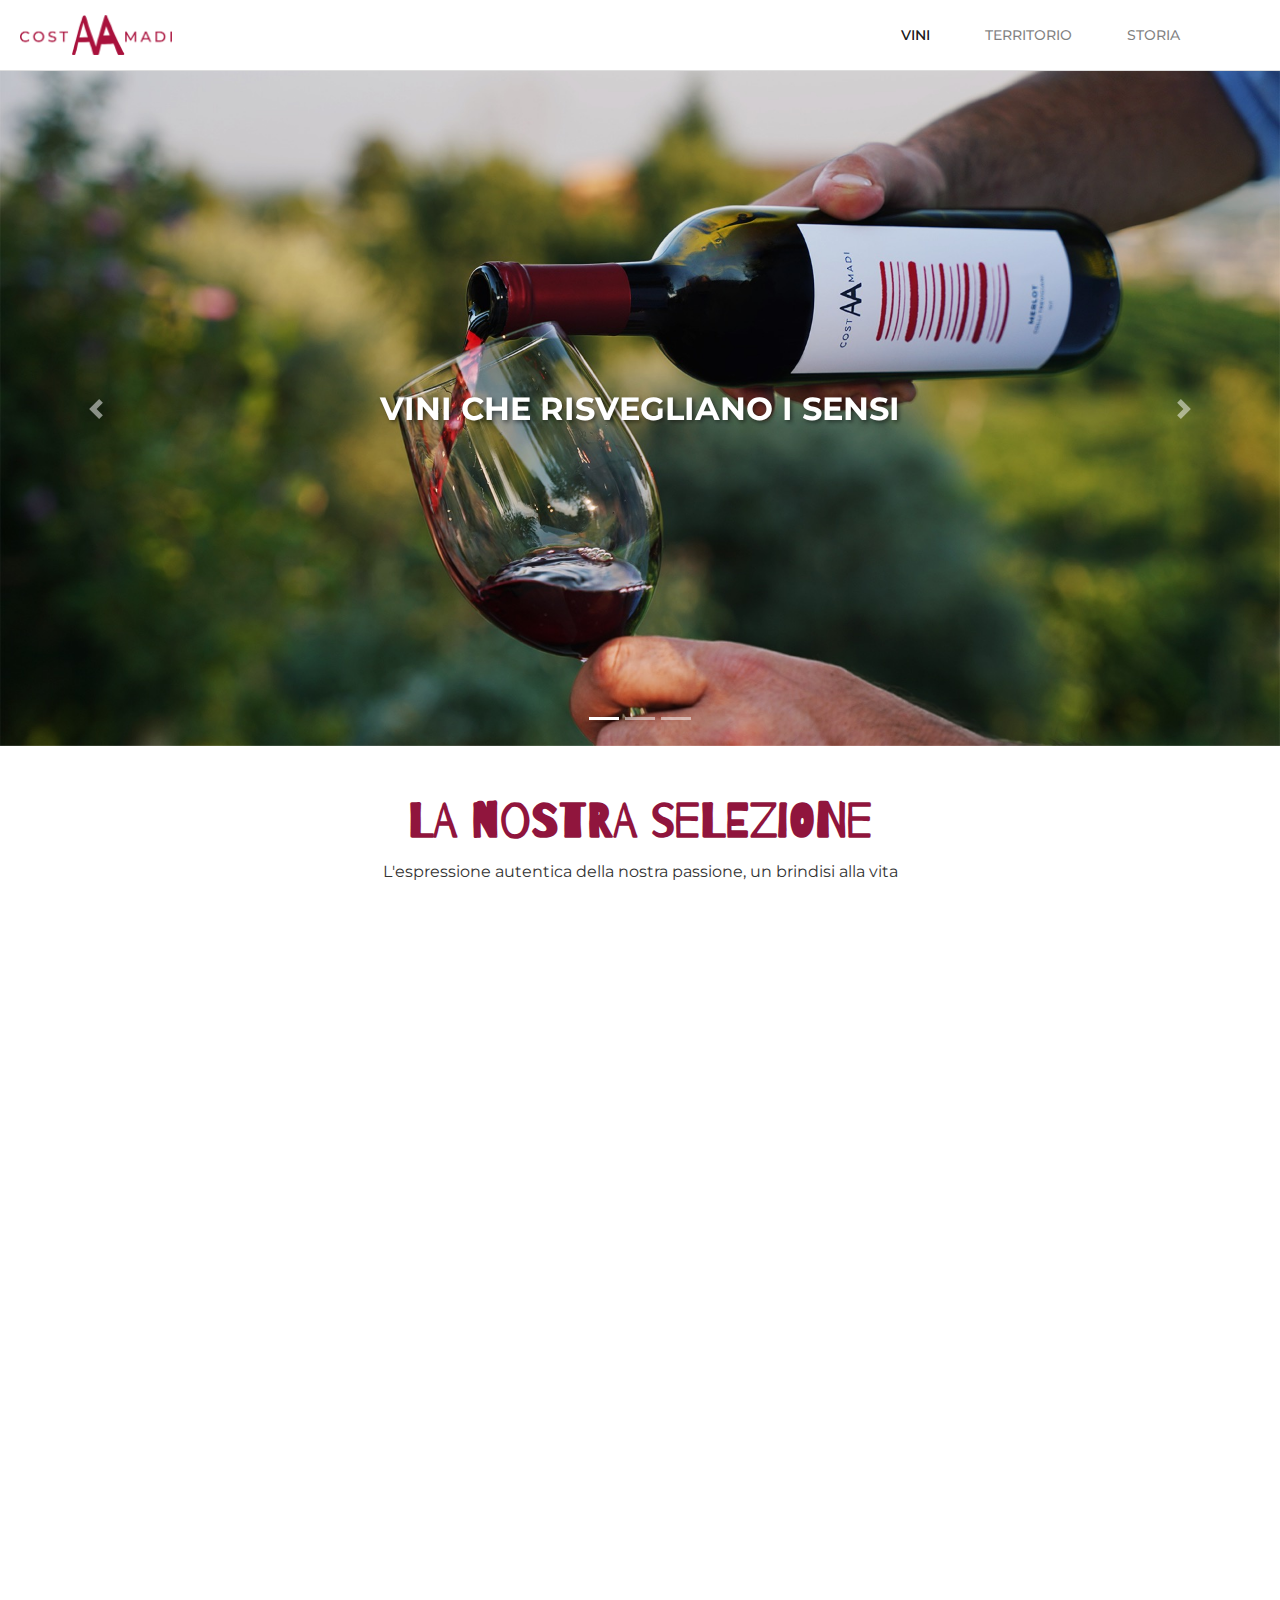
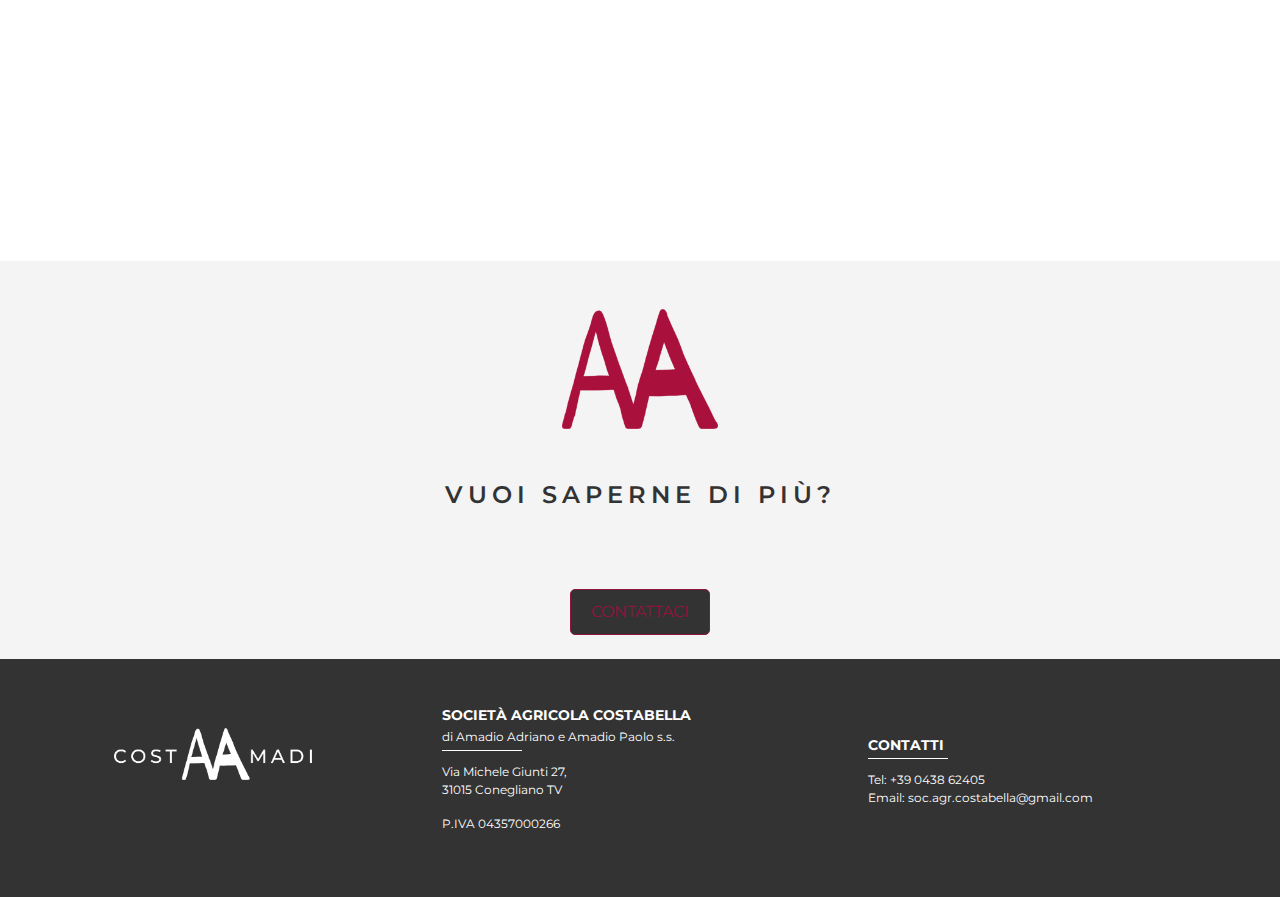
<file: vini.html>
<!DOCTYPE html>
<html lang="it">

<head>
	<meta charset="UTF-8">
	<meta http-equiv="Content-Type" content="text/html; charset=UTF-8">
	<meta http-equiv="content-language" content="it">
	<meta name="viewport"
		content="width=device-width, user-scalable=no, minimum-scale=1.0, maximum-scale=1.0, shrink-to-fit=no">
	<meta name="author" content="xxx" />
	<meta name="description"
		content="Costaamadi - Dove la passione per il vino si intreccia con la magia delle colline del prosecco" />
	<meta property="og:title" content="Costaamadi" />
	<meta property="og:image" content="images/preview.png" />
	<title>Costamadi</title>

	<link rel="apple-touch-icon" sizes="180x180" href="icon/apple-touch-icon.png">
	<link rel="icon" type="image/png" sizes="32x32" href="icon/favicon-32x32.png">
	<link rel="icon" type="image/png" sizes="16x16" href="icon/favicon-16x16.png">
	<link rel="manifest" href="icon/site.webmanifest">
	<link rel="mask-icon" href="icon/safari-pinned-tab.svg" color="#5bbad5">
	<meta name="apple-mobile-web-app-title" content="CostAAmadi">
	<meta name="application-name" content="CostAAmadi">
	<meta name="msapplication-TileColor" content="#ffffff">
	<meta name="theme-color" content="#ffffff">

	<script src="libs\jquery.js"></script>
	<script src="libs\bootstrap.min.js"></script>
	<link rel="stylesheet" href="libs\bootstrap.min.css">
	<link rel="stylesheet" href="css_sito.css">
</head>

<body>

	<!-- Navbar -->
	<nav class="navbar navbar-expand-lg navbar-light bg-white">
		<a class="navbar-brand" href="index.html"><img src="images/logo.originale.png" alt="Logo"></a>
		<button class="navbar-toggler" type="button" data-toggle="collapse" data-target="#navbarNav"
			aria-controls="navbarNav" aria-expanded="false" aria-label="Toggle navigation">
			<span class="navbar-toggler-icon"></span>
		</button>
		<div class="collapse navbar-collapse" id="navbarNav">
			<ul class="navbar-nav ml-auto  mr-5">
				<li class="nav-item text-uppercase mr-4"><a class="nav-link active" href="vini.html">Vini</a></li>
				<li class="nav-item text-uppercase mr-4"><a class="nav-link" href="territorio.html">Territorio</a></li>
				<li class="nav-item text-uppercase mr-4"><a class="nav-link" href="storia.html">Storia</a></li>
			</ul>
		</div>
	</nav>

	<!-- Carousel -->
	<div id="carouselExampleIndicators" class="carousel slide" data-ride="carousel">
		<!-- Indicators -->
		<ol class="carousel-indicators">
			<li data-target="#carouselExampleIndicators" data-slide-to="0" class="active"></li>
			<li data-target="#carouselExampleIndicators" data-slide-to="1"></li>
			<li data-target="#carouselExampleIndicators" data-slide-to="2"></li>
		</ol>

		<!-- Carousel items -->
		<div class="carousel-inner">
			<p class="title">VINI CHE RISVEGLIANO I SENSI</p>
			<div class="carousel-item active">

				<img class="d-block w-100" src="images/vini/vini.1.jpg" alt="First slide">

			</div>
			<div class="carousel-item">
				<img class="d-block w-100" src="images/vini/vini.2.jpg" alt="Second slide">

			</div>
			<div class="carousel-item">
				<img class="d-block w-100" src="images/vini/vini.3.jpg" alt="Third slide">

			</div>
		</div>

		<!-- Controls -->
		<a class="carousel-control-prev" href="#carouselExampleIndicators" role="button" data-slide="prev">
			<span class="carousel-control-prev-icon" aria-hidden="true"></span> <span class="sr-only">Previous</span>
		</a>
		<a class="carousel-control-next" href="#carouselExampleIndicators" role="button" data-slide="next">
			<span class="carousel-control-next-icon" aria-hidden="true"></span> <span class="sr-only">Next</span> </a>
	</div>


	<!-- Products Section -->
	<section class="container my-5">
		<div class="row m-5 ">
			<div class="container-fluid">
				<h2 class="text-center section-title">LA NOSTRA SELEZIONE</h2>
				<p class="text-center section-subtitle">L'espressione autentica della nostra passione, un brindisi alla
					vita</p>
			</div>
		</div>
		<div class="row">
			<div class="col-md-3 col-sm-6 text-center animation fadeIn">
				<img class="img-fluid" src="images/vini/EXTRA DRY.jpg" alt="Prosecco Superiore EXTRA DRY">
				<h5 class="product-title px-4">CONEGLIANO VALDOBBIADENE</h5>
				<p class="product-subtitle"><span class="font-italic"> Superiore</span> <br> DOCG - EXTRA DRY</p>
			</div>
			<div class="col-md-3 col-sm-6 text-center animation fadeIn">
				<img class="img-fluid" src="images/vini/SUR LIE.jpg" alt="Prosecco Sur Lie">
				<h5 class="product-title px-4">CONEGLIANO VALDOBBIADENE</h5>
				<p class="product-subtitle"><span class="font-italic">Prosecco Sur Lie </span> <br>EXTRA DRY</p>
			</div>
			<div class="col-md-3 col-sm-6 text-center animation fadeIn">
				<img class="img-fluid" src="images/vini/BRUT.jpg" alt="Prosecco Superiore BRUT">
				<h5 class="product-title px-4">CONEGLIANO VALDOBBIADENE</h5>
				<p class="product-subtitle"><span class="font-italic">Prosecco Superiore </span><br> DOCG - BRUT</p>
			</div>
			<div class="col-md-3 col-sm-6 text-center animation fadeIn">
				<img class="img-fluid" src="images/vini/VERDISO.jpg" alt="Verdìso">
				<h5 class="product-title px-4">VERDISO</h5>
				<p class="product-subtitle"><span class="font-italic">Colli Trevigiani </span> <br> IGT</p>
			</div>
			<div class="col-md-3 col-sm-6 text-center animation fadeIn">
				<img class="img-fluid" src="images/vini/MERLOT.jpg" alt="Merlot">
				<h5 class="product-title px-4">MERLOT</h5>
				<p class="product-subtitle"><span class="font-italic">Colli Trevigiani</span><br> IGT</p>
			</div>
			<div class="col-md-3 col-sm-6 text-center animation fadeIn">
				<img class="img-fluid" src="images/vini/MANZONI.jpg" alt="Incrocio Manzoni">
				<h5 class="product-title px-4">INCROCIO MANZONI 6.0.13</h5>
				<p class="product-subtitle"><span class="font-italic">Colli Trevigiani</span><br> IGT</p>
			</div>
			<div class="col-md-3 col-sm-6 text-center animation fadeIn">
				<img class="img-fluid" src="images/vini/SPUMANTE.jpg" alt="Spumante di Qualità">
				<h5 class="product-title px-4">SPUMANTE DI QUALITÀ</h5>
				<p class="product-subtitle"><span class="font-italic">Vino bianco</span></p>
			</div>
			<div class="col-md-3 col-sm-6 text-center animation fadeIn">
				<img class="img-fluid" src="images/vini/ROSATO.jpg" alt="Rosato">
				<h5 class="product-title px-4">ROSATO</h5>
				<p class="product-subtitle"><span class="font-italic">Vino Spumante</span></p>
			</div>
		</div>
	</section>

	<div class="row p-4" id="download-pdf">
		<div class="container text-center">
			<a href="pdf/vini.costaamadi.pdf" target="_blank"
				class="animation fadeIn btn py-1 px-2 btn-outline-primary m-4 btn-md animate">GUIDA AI NOSTRI VINI</a>
		</div>
	</div>

	<!-- Call to Action Section -->
	<section class="cta-section">
		<img src="images/AA.png" alt="AA Logo">
		<p class="title">VUOI SAPERNE DI PIÙ?</p><br>
		<a href="mailto:soc.agr.costabella@gmail.com" class="btn m-4 btn-md">CONTATTACI</a>
	</section>


	<!-- Footer -->
	<footer class="footer py-5 pb-3">
		<div class="container-fluid ">
			<div class="row align-items-center">
				<div class="col-md-4 pb-5 col-sm-12 text-center">
					<a class="logo" href="index.html"><img src="images/logo.bianco.png" alt="Logo"></a>
				</div>

				<div class="col-md-4 col-sm-6 ">
					<h5 class="mb-0 pb-0 titoletto">SOCIETÀ AGRICOLA COSTABELLA</h5>
					<p class="my-1 py-0">di Amadio Adriano e Amadio Paolo s.s.</p>
					<div class="underline"></div>
					<p>Via Michele Giunti 27, <br> 31015 Conegliano TV </p>
					<p>P.IVA 04357000266</p>
				</div>
				<div class="col-md-4 col-sm-6  ">
					<h5 class="titoletto my-1 py-0">CONTATTI</h5>
					<div class="underline"></div>
					<p>Tel: +39 0438 62405 <br> Email:
						<a href="mailto:soc.agr.costabella@gmail.com">soc.agr.costabella@gmail.com</a>
					</p>
				</div>
			</div>
		</div>
	</footer>

	<script src="script_animation.js"></script>
</body>

</html>
</file>
<file: css_sito.css>
@import url("https://fonts.googleapis.com/css2?family=Barrio&family=Montserrat:ital,wght@0,100..900;1,100..900&display=swap");
:root{
  --main_color : #90153d;
}

body {
  margin: 0;
  padding: 0;

  font-family: "Montserrat", sans-serif;
  color: #333;
  font-size: 16px;
  overflow-x: hidden;
}

h1,
h2 {
  font-family: "Barrio", sans-serif;
}

h2 {
  color: #90153d;
}
.nav-item a {
  font-size: 14px;
  font-weight: 500;
}

.navbar-brand img {
  height: 50px;
}

.div-image{
  background-position: center center;
  background-size: cover;
  min-height: 512px;
}

.carousel-caption h1 {
  font-weight: 600;
  text-shadow: 2px 2px 4px rgba(0, 0, 0, 0.5);
}

.carousel-inner .title {
  transition: all 0.6s ease;
  text-align: center;
  position: absolute;
top: 50%;
left: 50%;
z-index: 999;
font-weight: 700;
font-size: 2em;
transform: translate(-50%, -50%);
color: white;
text-shadow: 2px 2px 4px rgba(0, 0, 0, 0.5);  

}

.carousel-caption {
  transform: translateX(-50%);
  top: 50%;
  left: 50%;
}

.carousel-caption h1 {
  font-family: "Montserrat", sans-serif;
  font-weight: 600;
  text-shadow: 2px 2px 4px rgba(0, 0, 0, 0.5);
  font-size: 2em; /* Cambia la dimensione del font */
}

.section-title {
  font-weight: 600;
  color: var( --main_color);
  font-family: "Barrio", sans-serif;
  font-size: 3em;
}

.section-subtitle {
  color: #333;
  font-family: "Montserrat", sans-serif; /* Cambia il font */
}

.section-title {
  font-weight: 600;
  color: var( --main_color);
  font-family: "Barrio", sans-serif;
  font-size: 3em;
}

.section-subtitle {
  color: #333;
}

.content-section {
  /* padding: 50px 0; */
  overflow: hidden;
  /*background-color: #F4F4F4;*/
}

.content-section p {
  font-family: "Montserrat", sans-serif;
}

.content-section .highlight {
  font-weight: 700;
}

.fade-in {
  opacity: 0;
  transform: translateY(20px);
  transition: opacity 1s ease-out, transform 1s ease-out;
}

.fade-in.visible {
  opacity: 1;
  transform: translateY(0);
}

.footer {
  background-color: var( --main_color);
  color: white;
  padding: 30px 0;
  font-size: 12px;
}

.footer a {
  color: white;
}

.footer .titoletto {
  font-size: 14px;
  font-weight: bold;
}
.footer .logo img {
  max-width: 50%;
}

.year {
  font-size: 4rem;
  color: var( --main_color);
  font-family: "Barrio", sans-serif;
}
.year img {
  height: 100%;
  width: 100%;
}

.map {
  width: 100%;
  height: auto;
}

.hero-section {
  background-color: var( --main_color);
  color: white;

  display: flex;
  align-items: center;
  justify-content: center;
  /* padding: 50px 0; */
}
.hero-section img {
  height: 100%;
  object-fit: cover;
  width: 100%;
}
.hero-section .text {
  max-width: 50%;
}

.hero-section .btn {
  background-color: transparent;
  color: #fff;
  font-weight: bold;
  border: solid 3px #fff;
}

.hero-section .btn:hover {
  background-color: #fff;
  color: var( --main_color);
  font-weight: bold;
}

.info-section {
  background-color: #f4f4f4;
  padding: 2em 0;
  text-align: center;
}

.info-section h2 {
  font-family: "Barrio", sans-serif;
  color: var( --main_color);
}

.info-section .titolo {
  font-size: 1.5em;
}

.info-section p {
  font-family: "Montserrat", sans-serif;
  color: #333;
}

.info-section .btn {
  border: 1px solid var( --main_color);
  color: var( --main_color);
}

.info-section img {
  width: 70%;
  padding-top: 4em;
  padding-bottom: 2em;
}

.product-title {
  font-size: 1rem;
  font-weight: 700;
  padding-top: 1em;
  margin-bottom: 0;
}

.product-subtitle {
  font-size: 0.9rem;
}

.cta-section {
  background-color: #f4f4f4;
   text-align: center;
  font-weight: 600;
  font-size: 1.5em;
  text-transform: uppercase;
}
.cta-section .title {
  letter-spacing: 5px;
}

.cta-section img,
.team-section img:not(.team-section) {
  max-height: 5em;
  margin: 2em;
}


.cta-section .btn {
  border: 1px solid var( --main_color);
  color: var( --main_color);
}

.cta-section .btn:hover {
  border: 1px solid #fff;
  color: #fff;
  background-color: var( --main_color);
}

.sezione-testo {
  background-color: #fff;
}

.sezione-sfondo {
  background: #f4f4f4;
  overflow: hidden;
}


.descrizione {
  background-color: #f4f4f4;
}

.animation {
  transform: translateY(50px);
  opacity: 0;
  transition: 0.4s cubic-bezier(0.17, 0.84, 0.44, 1);
}

.animation.fadeInUp {
  animation: fadeInUp 1s forwards;
  transition: 0.4s cubic-bezier(0.17, 0.84, 0.44, 1);
}

.animation.animate.fadeIn {
   transform: translateY(0);
  opacity: 1;
}

.animation.fadeInLeft {
  -webkit-animation-name: fadeInLeft;
  animation-name: fadeInLeft;
}

.animation.animate.left {
  -webkit-animation-name: fadeInLeft;
  animation-name: fadeInLeft;
}

.animation.animate.right {
  transform: translateY(0);
  opacity: 1;
}

.team-section .foto-section img {
  max-height: 200px;
}

.linear-background {
  background: rgb(253, 253, 253);
  background: linear-gradient(
    90deg,
    rgba(253, 253, 253, 0) 0%,
    rgba(255, 255, 255, 0) 48.9%,
    rgba(144, 21, 61, 1) 49%,
    rgba(144, 21, 61, 1) 49%,
    rgba(255, 255, 255, 0) 49.1%,
    rgba(255, 255, 255, 0) 100%
  );
}


.carousel-item img {
  /*min-width: unset;*/
  /*position: absolute;*/
  object-fit: cover;
  top: 0;
  left: 0;
  overflow: hidden;
  max-height: 75vh;
}

.fadein_right {
  opacity: 0;
  transform: translateX(50px);
  -webkit-transform: translateX(50px);
  -moz-transform: translateX(50px);
  transition: all 0.75s ease 0s;
  -webkit-transition: all 0.75s ease 0s;
  -moz-transition: all 0.75s ease 0s;
}

.fadein_right.animate {
  opacity: 1;
  transform: translateX(0px);
  -webkit-transform: translateX(0px);
  -moz-transform: translateX(0px);
}

.fadein_left {
  opacity: 0;
  transform: translateX(-50px);
  -webkit-transform: translateX(-50px);
  -moz-transform: translateX(-50px);
  transition: all 0.75s ease 0s;
  -webkit-transition: all 0.75s ease 0s;
  -moz-transition: all 0.75s ease 0s;
}

.fadein_left.animate {
  opacity: 1;
  transform: translateX(0px);
  -webkit-transform: translateX(0px);
}

.animate.fadeInBlock {
  transform: translateY(0);
  opacity: 1;
}

.underline {
  width: 80px;
  border-bottom: 1px solid white;
  margin-bottom: 1em;
}


.nav-link{
  transition: all 0.5s ease !important;
}
.active {
font-weight: 550 !important;
opacity: 1 !important;
}

.bg-white {
  background: #fff;
}

.bg-grey {
  background-color: #f4f4f4;
}

#download-pdf .btn {
  transition: all 0.3s ease;
  /* background-color: transparent; */
  color: var( --main_color);
  /* font-weight: bold; */
  border: solid 3px var( --main_color)ff;
  
}  
#download-pdf .btn:hover {
  background-color: var( --main_color);
  color: #fff;
  /* font-weight: bold; */
  
}
@media (min-width: 768px) {
  
  .descrizione {
    background-color: transparent;
  }
}


/* DISPOSITIVI PICCOLI */

@media (max-width: 768px) {

  .info-section .titolo{
    font-size: 1.1em;
    padding-left: 1rem;
    padding-right: 1rem;
  }

  .carousel-inner .title{
    font-size: 1.1em;
  }
  .navbar-brand img{
    max-height: 3vh;
  }

  .cta-section .title{
    font-size: 0.7em;
  }

  .linear-background{
    background: linear-gradient(
      90deg,
      rgba(253, 253, 253, 0) 0%,
      rgba(255, 255, 255, 0) 49.3%,
      var( --main_color) 49.4%,
      var( --main_color) 49.8%,
      rgba(255, 255, 255, 0) 49.9%,
      rgba(255, 255, 255, 0) 100%
    )
  }

  .year img{
    min-width: 150px;
  }
 
}


/* ************************************** */




.navbar {
  background-color: #fff;
  border-bottom: 1px solid #ddd;
  padding: 10px 20px;
}

.navbar-container {
  display: flex;
  justify-content: space-between;
  align-items: center;
}

.navbar-brand img {
  height: 40px;
}

.navbar-toggler {
  display: none;
  cursor: pointer;
  font-size: 24px;
}

.navbar-nav {
  list-style: none;
  display: flex;
}

.nav-item {
  margin: 0 15px;
}

.nav-link {
  text-decoration: none;
  color: #333;
  text-transform: uppercase;
}

.hero-section {
  position: relative;
  display: flex;
  flex-direction: column;
  align-items: center;
  text-align: center;
  /*padding: 60px 20px;*/
  /*background-color: #eee;*/
}

.hero-content {
  max-width: 600px;
}

.hero-image {
  width: 100%;
  max-width: 800px;
  margin-top: 20px;
}

.btn {
  display: inline-block;
  padding: 10px 20px;
  background-color: #333;
  color: #fff;
  text-decoration: none;
  margin-top: 20px;
  border-radius: 5px;
}

.info-section {
  text-align: center;
  padding: 40px 20px;
  background-color: #fff;
}

.info-image {
  width: 100px;
  margin-bottom: 20px;
}

.content-section {
  padding: 20px;
}

.content-block {
  display: flex;
  flex-direction: column;
  margin: 20px 0;
  background-color: #fff;
  border: 1px solid #ddd;
}

.content-block.reverse {
  flex-direction: column-reverse;
}

.content-image {
  background-size: cover;
  background-position: center;
  height: 200px;
}

.content-text {
  padding: 20px;
}

.btn-outline {
  display: inline-block;
  padding: 10px 20px;
  border: 2px solid #333;
  color: #333;
  text-decoration: none;
  border-radius: 5px;
  margin-top: 10px;
}

.footer {
  background-color: #333;
  color: #fff;
  padding: 20px 0;
}

.footer-container {
  display: flex;
  justify-content: space-around;
  text-align: center;
}

.footer-logo img {
  height: 50px;
}

.footer-info, .footer-contact {
  max-width: 300px;
}

.footer-contact a {
  color: #fff;
  text-decoration: none;
}

@media (min-width: 768px) {
  .navbar-toggler {
    display: none;
  }

  .content-block {
    flex-direction: row;
  }

  .content-block.reverse {
    flex-direction: row-reverse;
  }

  .content-image {
    width: 50%;
    height: auto;
  }

  .content-text {
    width: 50%;
  }
}
</file>
